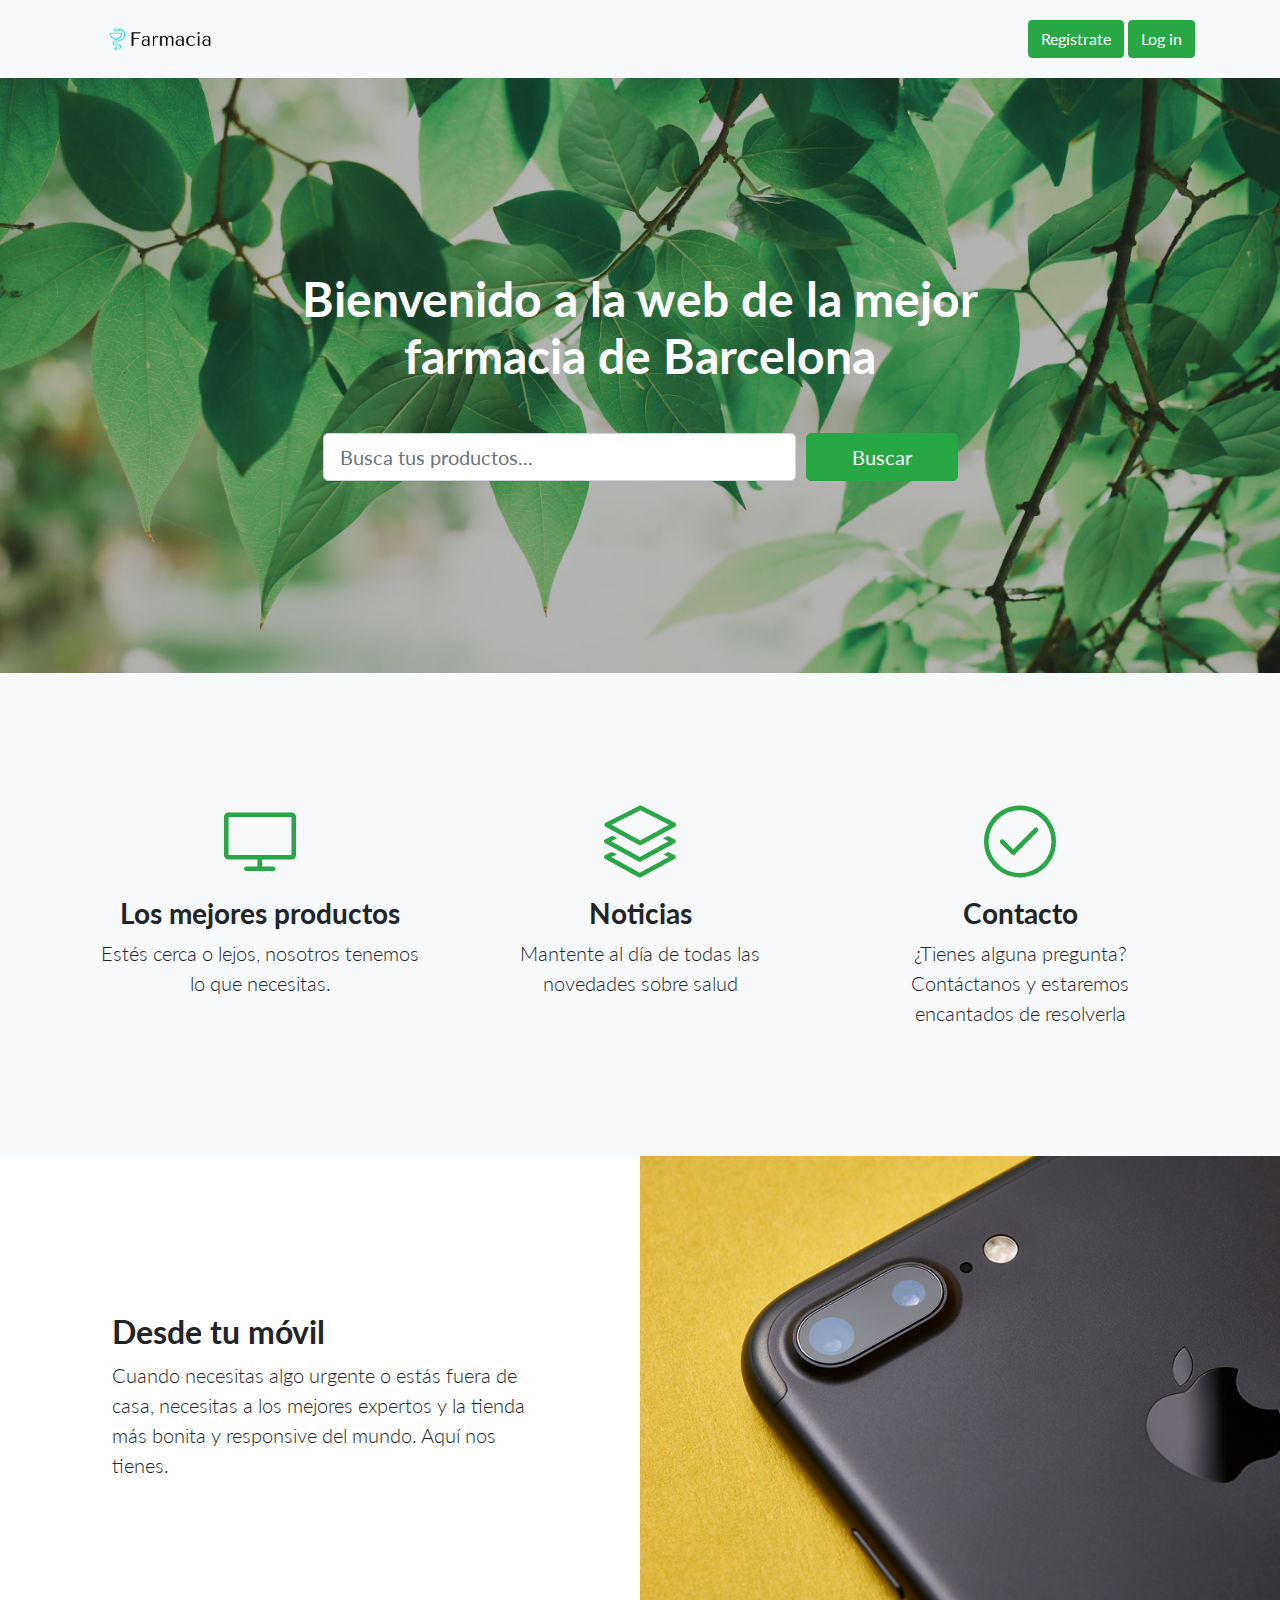
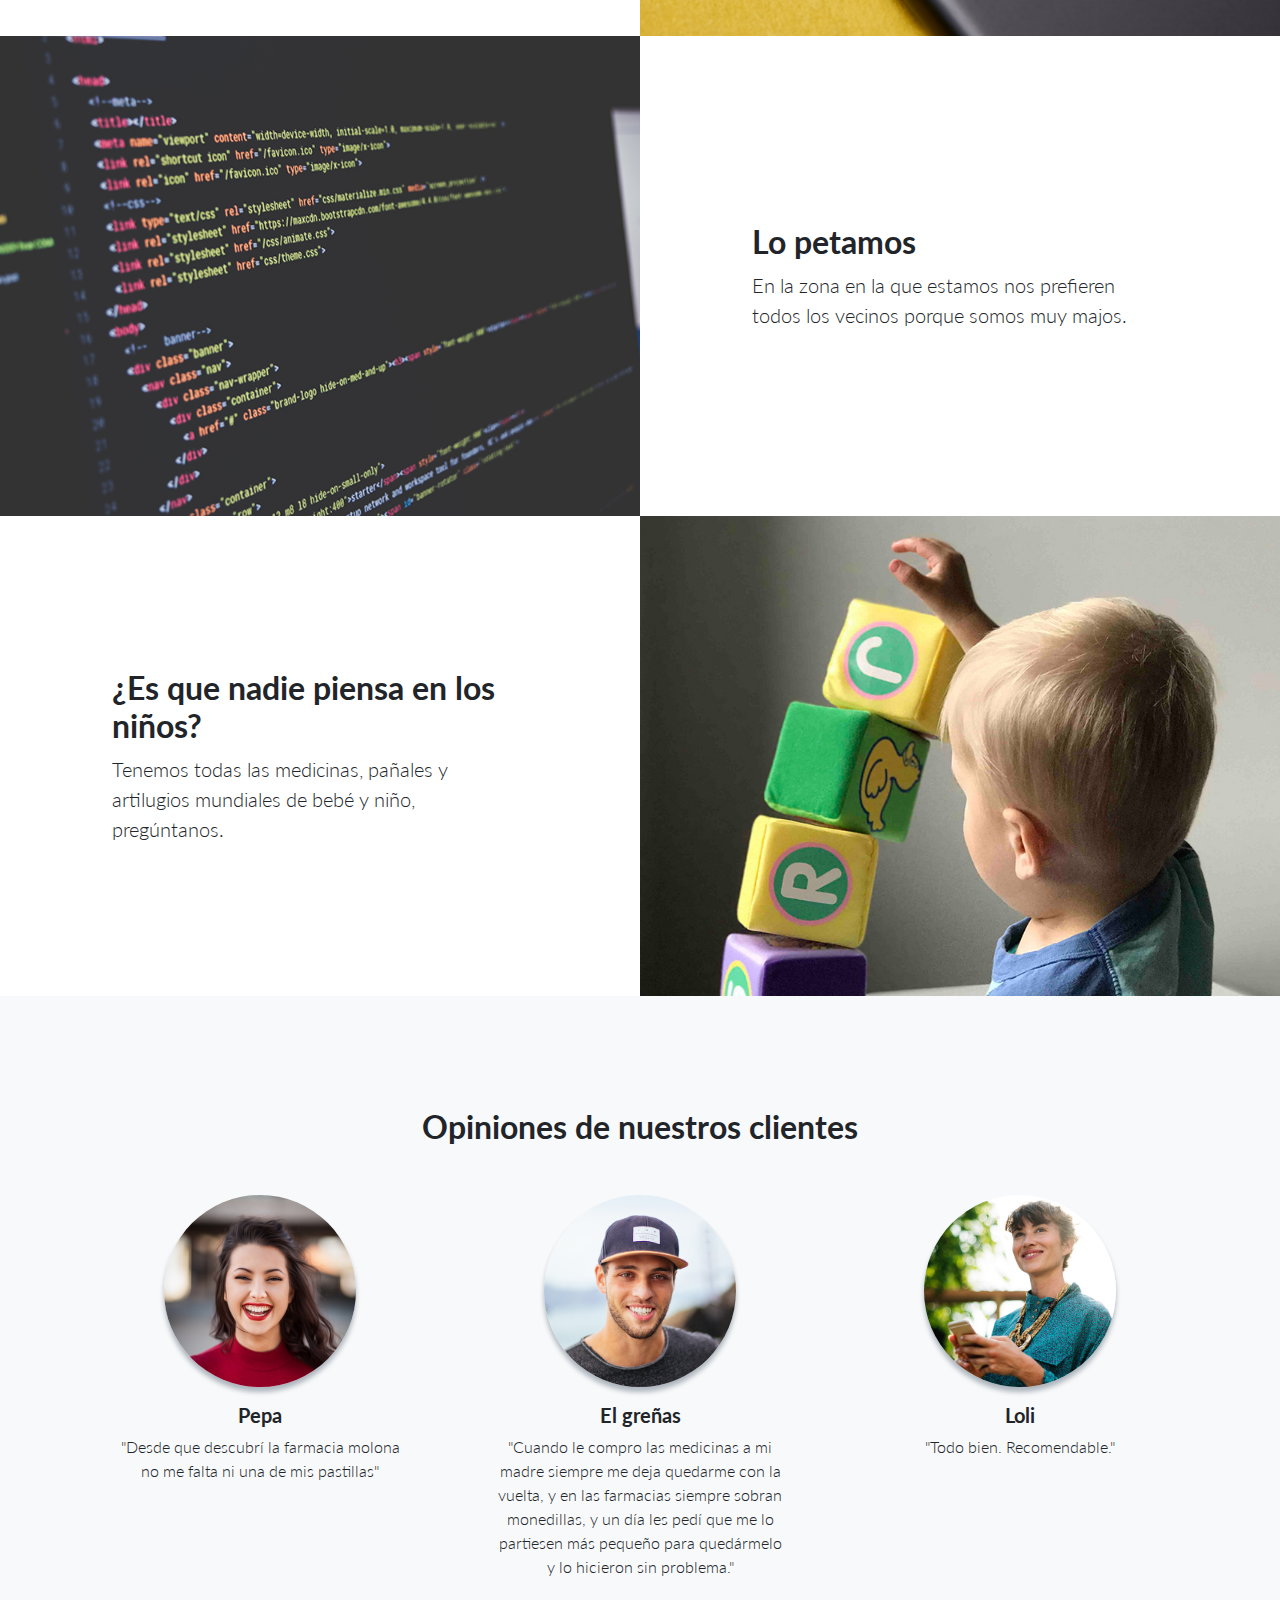
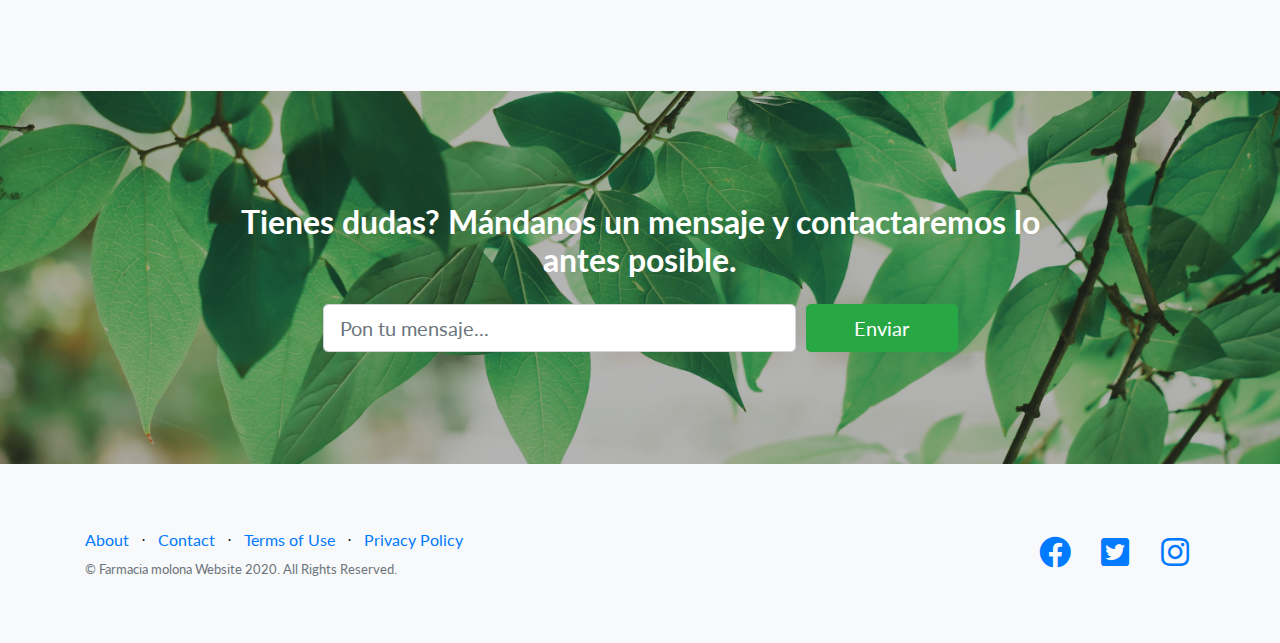
<file: Exercici3/plantilla-bootstrap/index.html>
<!DOCTYPE html>
<html lang="en">

<head>

  <meta charset="utf-8">
  <meta name="viewport" content="width=device-width, initial-scale=1, shrink-to-fit=no">
  <meta name="description" content="">
  <meta name="author" content="">

  <title>Farmacia molona</title>

  <!-- Bootstrap core CSS -->
  <link href="vendor/bootstrap/css/bootstrap.min.css" rel="stylesheet">

  <!-- Custom fonts for this template -->
  <link href="vendor/fontawesome-free/css/all.min.css" rel="stylesheet">
  <link href="vendor/simple-line-icons/css/simple-line-icons.css" rel="stylesheet" type="text/css">
  <link href="https://fonts.googleapis.com/css?family=Lato:300,400,700,300italic,400italic,700italic" rel="stylesheet" type="text/css">

  <!-- Custom styles for this template -->
  <link href="css/landing-page.min.css" rel="stylesheet">
  <link href="css/style.css" rel="stylesheet">

</head>

<body>

  <!-- Navigation -->
  <nav class="navbar navbar-light bg-light static-top">
    <div class="container">
      <img class="logo" src="img/logo.png" alt="logo" ;
        />
      <div>
        <a class="btn btn-success" href="#">Regístrate</a>
        <a class="btn btn-success" href="#">Log in</a>
      </div>
    </div>
  </nav>

  <!-- Masthead -->
  <header class="masthead text-white text-center">
    <div class="overlay"></div>
    <div class="container">
      <div class="row">
        <div class="col-xl-9 mx-auto">
          <h1 class="mb-5">Bienvenido a la web de la mejor farmacia de Barcelona</h1>
        </div>
        <div class="col-md-10 col-lg-8 col-xl-7 mx-auto">
          <form>
            <div class="form-row">
              <div class="col-12 col-md-9 mb-2 mb-md-0">
                <input type="email" class="form-control form-control-lg" placeholder="Busca tus productos...">
              </div>
              <div class="col-12 col-md-3">
                <button type="submit" class="btn btn-block btn-lg btn-success">Buscar</button>
              </div>
            </div>
          </form>
        </div>
      </div>
    </div>
  </header>

  <!-- Icons Grid -->
  <section class="features-icons bg-light text-center">
    <div class="container">
      <div class="row">
        <div class="col-lg-4">
          <div class="features-icons-item mx-auto mb-5 mb-lg-0 mb-lg-3">
            <div class="features-icons-icon d-flex">
              <i class="icon-screen-desktop m-auto text-success"></i>
            </div>
            <h3>Los mejores productos</h3>
            <p class="lead mb-0">Estés cerca o lejos, nosotros tenemos lo que necesitas.</p>
          </div>
        </div>
        <div class="col-lg-4">
          <div class="features-icons-item mx-auto mb-5 mb-lg-0 mb-lg-3">
            <div class="features-icons-icon d-flex">
              <i class="icon-layers m-auto text-success"></i>
            </div>
            <h3>Noticias</h3>
            <p class="lead mb-0">Mantente al día de todas las novedades sobre salud</p>
          </div>
        </div>
        <div class="col-lg-4">
          <div class="features-icons-item mx-auto mb-0 mb-lg-3">
            <div class="features-icons-icon d-flex">
              <i class="icon-check m-auto text-success"></i>
            </div>
            <h3>Contacto</h3>
            <p class="lead mb-0">¿Tienes alguna pregunta? Contáctanos y estaremos encantados de resolverla</p>
          </div>
        </div>
      </div>
    </div>
  </section>

  <!-- Image Showcases -->
  <section class="showcase">
    <div class="container-fluid p-0">
      <div class="row no-gutters">

        <div class="col-lg-6 order-lg-2 text-white showcase-img" style="background-image: url('img/bg-showcase-1.jpg');"></div>
        <div class="col-lg-6 order-lg-1 my-auto showcase-text">
          <h2>Desde tu móvil </h2>
          <p class="lead mb-0">Cuando necesitas algo urgente o estás fuera de casa, necesitas a los mejores expertos y la tienda más bonita y responsive del mundo. Aquí nos tienes.</p>
        </div>
      </div>
      <div class="row no-gutters">
        <div class="col-lg-6 text-white showcase-img" style="background-image: url('img/bg-showcase-2.jpg');"></div>
        <div class="col-lg-6 my-auto showcase-text">
          <h2>Lo petamos</h2>
          <p class="lead mb-0">En la zona en la que estamos nos prefieren todos los vecinos porque somos muy majos.</p>
        </div>
      </div>
      <div class="row no-gutters">
        <div class="col-lg-6 order-lg-2 text-white showcase-img" style="background-image: url('img/bg-showcase-3.jpg');"></div>
        <div class="col-lg-6 order-lg-1 my-auto showcase-text">
          <h2>¿Es que nadie piensa en los niños?</h2>
          <p class="lead mb-0">Tenemos todas las medicinas, pañales y artilugios mundiales de bebé y niño, pregúntanos.</p>
        </div>
      </div>
    </div>
  </section>

  <!-- Testimonials -->
  <section class="testimonials text-center bg-light">
    <div class="container">
      <h2 class="mb-5">Opiniones de nuestros clientes</h2>
      <div class="row">
        <div class="col-lg-4">
          <div class="testimonial-item mx-auto mb-5 mb-lg-0">
            <img class="img-fluid rounded-circle mb-3" src="img/testimonials-1.jpg" alt="">
            <h5>Pepa</h5>
            <p class="font-weight-light mb-0">"Desde que descubrí la farmacia molona no me falta ni una de mis pastillas"</p>
          </div>
        </div>
        <div class="col-lg-4">
          <div class="testimonial-item mx-auto mb-5 mb-lg-0">
            <img class="img-fluid rounded-circle mb-3" src="img/testimonials-2.jpg" alt="">
            <h5>El greñas</h5>
            <p class="font-weight-light mb-0">"Cuando le compro las medicinas a mi madre siempre me deja quedarme con la vuelta, y en las farmacias siempre sobran monedillas, y un día les pedí que me lo partiesen más pequeño para quedármelo y lo hicieron sin problema."</p>
          </div>
        </div>
        <div class="col-lg-4">
          <div class="testimonial-item mx-auto mb-5 mb-lg-0">
            <img class="img-fluid rounded-circle mb-3" src="img/testimonials-3.jpg" alt="">
            <h5>Loli</h5>
            <p class="font-weight-light mb-0">"Todo bien. Recomendable."</p>
          </div>
        </div>
      </div>
    </div>
  </section>

  <!-- Call to Action -->
  <section class="call-to-action text-white text-center">
    <div class="overlay"></div>
    <div class="container">
      <div class="row">
        <div class="col-xl-9 mx-auto">
          <h2 class="mb-4">Tienes dudas? Mándanos un mensaje y contactaremos lo antes posible.</h2>
        </div>
        <div class="col-md-10 col-lg-8 col-xl-7 mx-auto">
          <form>
            <div class="form-row">
              <div class="col-12 col-md-9 mb-2 mb-md-0">
                <input type="text" class="form-control form-control-lg" placeholder="Pon tu mensaje...">
              </div>
              <div class="col-12 col-md-3">
                <button type="submit" class="btn btn-block btn-lg btn-success">Enviar</button>
              </div>
            </div>
          </form>
        </div>
      </div>
    </div>
  </section>

  <!-- Footer -->
  <footer class="footer bg-light">
    <div class="container">
      <div class="row">
        <div class="col-lg-6 h-100 text-center text-lg-left my-auto">
          <ul class="list-inline mb-2">
            <li class="list-inline-item">
              <a href="#">About</a>
            </li>
            <li class="list-inline-item">&sdot;</li>
            <li class="list-inline-item">
              <a href="#">Contact</a>
            </li>
            <li class="list-inline-item">&sdot;</li>
            <li class="list-inline-item">
              <a href="#">Terms of Use</a>
            </li>
            <li class="list-inline-item">&sdot;</li>
            <li class="list-inline-item">
              <a href="#">Privacy Policy</a>
            </li>
          </ul>
          <p class="text-muted small mb-4 mb-lg-0">&copy; Farmacia molona Website 2020. All Rights Reserved.</p>
        </div>
        <div class="col-lg-6 h-100 text-center text-lg-right my-auto">
          <ul class="list-inline mb-0">
            <li class="list-inline-item mr-3">
              <a href="#">
                <i class="fab fa-facebook fa-2x fa-fw"></i>
              </a>
            </li>
            <li class="list-inline-item mr-3">
              <a href="#">
                <i class="fab fa-twitter-square fa-2x fa-fw"></i>
              </a>
            </li>
            <li class="list-inline-item">
              <a href="#">
                <i class="fab fa-instagram fa-2x fa-fw"></i>
              </a>
            </li>
          </ul>
        </div>
      </div>
    </div>
  </footer>

  <!-- Bootstrap core JavaScript -->
  <script src="vendor/jquery/jquery.min.js"></script>
  <script src="vendor/bootstrap/js/bootstrap.bundle.min.js"></script>

</body>

</html>
</file>
<file: Exercici3/plantilla-bootstrap/vendor/simple-line-icons/css/simple-line-icons.css>
/*
* Font Face
*/
@font-face {
  font-family: 'simple-line-icons';
  src: url('../fonts/Simple-Line-Icons.eot?v=2.4.0');
  src: url('../fonts/Simple-Line-Icons.eot?v=2.4.0#iefix') format('embedded-opentype'), url('../fonts/Simple-Line-Icons.woff2?v=2.4.0') format('woff2'), url('../fonts/Simple-Line-Icons.ttf?v=2.4.0') format('truetype'), url('../fonts/Simple-Line-Icons.woff?v=2.4.0') format('woff'), url('../fonts/Simple-Line-Icons.svg?v=2.4.0#simple-line-icons') format('svg');
  font-weight: normal;
  font-style: normal;
}
/*
 Use the following code if you want to have a class per icon.
 Instead of a list of all class selectors, you can use the generic [class*="icon-"] selector,
 but it's slower.
*/
.icon-user,
.icon-people,
.icon-user-female,
.icon-user-follow,
.icon-user-following,
.icon-user-unfollow,
.icon-login,
.icon-logout,
.icon-emotsmile,
.icon-phone,
.icon-call-end,
.icon-call-in,
.icon-call-out,
.icon-map,
.icon-location-pin,
.icon-direction,
.icon-directions,
.icon-compass,
.icon-layers,
.icon-menu,
.icon-list,
.icon-options-vertical,
.icon-options,
.icon-arrow-down,
.icon-arrow-left,
.icon-arrow-right,
.icon-arrow-up,
.icon-arrow-up-circle,
.icon-arrow-left-circle,
.icon-arrow-right-circle,
.icon-arrow-down-circle,
.icon-check,
.icon-clock,
.icon-plus,
.icon-minus,
.icon-close,
.icon-event,
.icon-exclamation,
.icon-organization,
.icon-trophy,
.icon-screen-smartphone,
.icon-screen-desktop,
.icon-plane,
.icon-notebook,
.icon-mustache,
.icon-mouse,
.icon-magnet,
.icon-energy,
.icon-disc,
.icon-cursor,
.icon-cursor-move,
.icon-crop,
.icon-chemistry,
.icon-speedometer,
.icon-shield,
.icon-screen-tablet,
.icon-magic-wand,
.icon-hourglass,
.icon-graduation,
.icon-ghost,
.icon-game-controller,
.icon-fire,
.icon-eyeglass,
.icon-envelope-open,
.icon-envelope-letter,
.icon-bell,
.icon-badge,
.icon-anchor,
.icon-wallet,
.icon-vector,
.icon-speech,
.icon-puzzle,
.icon-printer,
.icon-present,
.icon-playlist,
.icon-pin,
.icon-picture,
.icon-handbag,
.icon-globe-alt,
.icon-globe,
.icon-folder-alt,
.icon-folder,
.icon-film,
.icon-feed,
.icon-drop,
.icon-drawer,
.icon-docs,
.icon-doc,
.icon-diamond,
.icon-cup,
.icon-calculator,
.icon-bubbles,
.icon-briefcase,
.icon-book-open,
.icon-basket-loaded,
.icon-basket,
.icon-bag,
.icon-action-undo,
.icon-action-redo,
.icon-wrench,
.icon-umbrella,
.icon-trash,
.icon-tag,
.icon-support,
.icon-frame,
.icon-size-fullscreen,
.icon-size-actual,
.icon-shuffle,
.icon-share-alt,
.icon-share,
.icon-rocket,
.icon-question,
.icon-pie-chart,
.icon-pencil,
.icon-note,
.icon-loop,
.icon-home,
.icon-grid,
.icon-graph,
.icon-microphone,
.icon-music-tone-alt,
.icon-music-tone,
.icon-earphones-alt,
.icon-earphones,
.icon-equalizer,
.icon-like,
.icon-dislike,
.icon-control-start,
.icon-control-rewind,
.icon-control-play,
.icon-control-pause,
.icon-control-forward,
.icon-control-end,
.icon-volume-1,
.icon-volume-2,
.icon-volume-off,
.icon-calendar,
.icon-bulb,
.icon-chart,
.icon-ban,
.icon-bubble,
.icon-camrecorder,
.icon-camera,
.icon-cloud-download,
.icon-cloud-upload,
.icon-envelope,
.icon-eye,
.icon-flag,
.icon-heart,
.icon-info,
.icon-key,
.icon-link,
.icon-lock,
.icon-lock-open,
.icon-magnifier,
.icon-magnifier-add,
.icon-magnifier-remove,
.icon-paper-clip,
.icon-paper-plane,
.icon-power,
.icon-refresh,
.icon-reload,
.icon-settings,
.icon-star,
.icon-symbol-female,
.icon-symbol-male,
.icon-target,
.icon-credit-card,
.icon-paypal,
.icon-social-tumblr,
.icon-social-twitter,
.icon-social-facebook,
.icon-social-instagram,
.icon-social-linkedin,
.icon-social-pinterest,
.icon-social-github,
.icon-social-google,
.icon-social-reddit,
.icon-social-skype,
.icon-social-dribbble,
.icon-social-behance,
.icon-social-foursqare,
.icon-social-soundcloud,
.icon-social-spotify,
.icon-social-stumbleupon,
.icon-social-youtube,
.icon-social-dropbox,
.icon-social-vkontakte,
.icon-social-steam {
  font-family: 'simple-line-icons';
  speak: none;
  font-style: normal;
  font-weight: normal;
  font-variant: normal;
  text-transform: none;
  line-height: 1;
  /* Better Font Rendering =========== */
  -webkit-font-smoothing: antialiased;
  -moz-osx-font-smoothing: grayscale;
}
.icon-user:before {
  content: "\e005";
}
.icon-people:before {
  content: "\e001";
}
.icon-user-female:before {
  content: "\e000";
}
.icon-user-follow:before {
  content: "\e002";
}
.icon-user-following:before {
  content: "\e003";
}
.icon-user-unfollow:before {
  content: "\e004";
}
.icon-login:before {
  content: "\e066";
}
.icon-logout:before {
  content: "\e065";
}
.icon-emotsmile:before {
  content: "\e021";
}
.icon-phone:before {
  content: "\e600";
}
.icon-call-end:before {
  content: "\e048";
}
.icon-call-in:before {
  content: "\e047";
}
.icon-call-out:before {
  content: "\e046";
}
.icon-map:before {
  content: "\e033";
}
.icon-location-pin:before {
  content: "\e096";
}
.icon-direction:before {
  content: "\e042";
}
.icon-directions:before {
  content: "\e041";
}
.icon-compass:before {
  content: "\e045";
}
.icon-layers:before {
  content: "\e034";
}
.icon-menu:before {
  content: "\e601";
}
.icon-list:before {
  content: "\e067";
}
.icon-options-vertical:before {
  content: "\e602";
}
.icon-options:before {
  content: "\e603";
}
.icon-arrow-down:before {
  content: "\e604";
}
.icon-arrow-left:before {
  content: "\e605";
}
.icon-arrow-right:before {
  content: "\e606";
}
.icon-arrow-up:before {
  content: "\e607";
}
.icon-arrow-up-circle:before {
  content: "\e078";
}
.icon-arrow-left-circle:before {
  content: "\e07a";
}
.icon-arrow-right-circle:before {
  content: "\e079";
}
.icon-arrow-down-circle:before {
  content: "\e07b";
}
.icon-check:before {
  content: "\e080";
}
.icon-clock:before {
  content: "\e081";
}
.icon-plus:before {
  content: "\e095";
}
.icon-minus:before {
  content: "\e615";
}
.icon-close:before {
  content: "\e082";
}
.icon-event:before {
  content: "\e619";
}
.icon-exclamation:before {
  content: "\e617";
}
.icon-organization:before {
  content: "\e616";
}
.icon-trophy:before {
  content: "\e006";
}
.icon-screen-smartphone:before {
  content: "\e010";
}
.icon-screen-desktop:before {
  content: "\e011";
}
.icon-plane:before {
  content: "\e012";
}
.icon-notebook:before {
  content: "\e013";
}
.icon-mustache:before {
  content: "\e014";
}
.icon-mouse:before {
  content: "\e015";
}
.icon-magnet:before {
  content: "\e016";
}
.icon-energy:before {
  content: "\e020";
}
.icon-disc:before {
  content: "\e022";
}
.icon-cursor:before {
  content: "\e06e";
}
.icon-cursor-move:before {
  content: "\e023";
}
.icon-crop:before {
  content: "\e024";
}
.icon-chemistry:before {
  content: "\e026";
}
.icon-speedometer:before {
  content: "\e007";
}
.icon-shield:before {
  content: "\e00e";
}
.icon-screen-tablet:before {
  content: "\e00f";
}
.icon-magic-wand:before {
  content: "\e017";
}
.icon-hourglass:before {
  content: "\e018";
}
.icon-graduation:before {
  content: "\e019";
}
.icon-ghost:before {
  content: "\e01a";
}
.icon-game-controller:before {
  content: "\e01b";
}
.icon-fire:before {
  content: "\e01c";
}
.icon-eyeglass:before {
  content: "\e01d";
}
.icon-envelope-open:before {
  content: "\e01e";
}
.icon-envelope-letter:before {
  content: "\e01f";
}
.icon-bell:before {
  content: "\e027";
}
.icon-badge:before {
  content: "\e028";
}
.icon-anchor:before {
  content: "\e029";
}
.icon-wallet:before {
  content: "\e02a";
}
.icon-vector:before {
  content: "\e02b";
}
.icon-speech:before {
  content: "\e02c";
}
.icon-puzzle:before {
  content: "\e02d";
}
.icon-printer:before {
  content: "\e02e";
}
.icon-present:before {
  content: "\e02f";
}
.icon-playlist:before {
  content: "\e030";
}
.icon-pin:before {
  content: "\e031";
}
.icon-picture:before {
  content: "\e032";
}
.icon-handbag:before {
  content: "\e035";
}
.icon-globe-alt:before {
  content: "\e036";
}
.icon-globe:before {
  content: "\e037";
}
.icon-folder-alt:before {
  content: "\e039";
}
.icon-folder:before {
  content: "\e089";
}
.icon-film:before {
  content: "\e03a";
}
.icon-feed:before {
  content: "\e03b";
}
.icon-drop:before {
  content: "\e03e";
}
.icon-drawer:before {
  content: "\e03f";
}
.icon-docs:before {
  content: "\e040";
}
.icon-doc:before {
  content: "\e085";
}
.icon-diamond:before {
  content: "\e043";
}
.icon-cup:before {
  content: "\e044";
}
.icon-calculator:before {
  content: "\e049";
}
.icon-bubbles:before {
  content: "\e04a";
}
.icon-briefcase:before {
  content: "\e04b";
}
.icon-book-open:before {
  content: "\e04c";
}
.icon-basket-loaded:before {
  content: "\e04d";
}
.icon-basket:before {
  content: "\e04e";
}
.icon-bag:before {
  content: "\e04f";
}
.icon-action-undo:before {
  content: "\e050";
}
.icon-action-redo:before {
  content: "\e051";
}
.icon-wrench:before {
  content: "\e052";
}
.icon-umbrella:before {
  content: "\e053";
}
.icon-trash:before {
  content: "\e054";
}
.icon-tag:before {
  content: "\e055";
}
.icon-support:before {
  content: "\e056";
}
.icon-frame:before {
  content: "\e038";
}
.icon-size-fullscreen:before {
  content: "\e057";
}
.icon-size-actual:before {
  content: "\e058";
}
.icon-shuffle:before {
  content: "\e059";
}
.icon-share-alt:before {
  content: "\e05a";
}
.icon-share:before {
  content: "\e05b";
}
.icon-rocket:before {
  content: "\e05c";
}
.icon-question:before {
  content: "\e05d";
}
.icon-pie-chart:before {
  content: "\e05e";
}
.icon-pencil:before {
  content: "\e05f";
}
.icon-note:before {
  content: "\e060";
}
.icon-loop:before {
  content: "\e064";
}
.icon-home:before {
  content: "\e069";
}
.icon-grid:before {
  content: "\e06a";
}
.icon-graph:before {
  content: "\e06b";
}
.icon-microphone:before {
  content: "\e063";
}
.icon-music-tone-alt:before {
  content: "\e061";
}
.icon-music-tone:before {
  content: "\e062";
}
.icon-earphones-alt:before {
  content: "\e03c";
}
.icon-earphones:before {
  content: "\e03d";
}
.icon-equalizer:before {
  content: "\e06c";
}
.icon-like:before {
  content: "\e068";
}
.icon-dislike:before {
  content: "\e06d";
}
.icon-control-start:before {
  content: "\e06f";
}
.icon-control-rewind:before {
  content: "\e070";
}
.icon-control-play:before {
  content: "\e071";
}
.icon-control-pause:before {
  content: "\e072";
}
.icon-control-forward:before {
  content: "\e073";
}
.icon-control-end:before {
  content: "\e074";
}
.icon-volume-1:before {
  content: "\e09f";
}
.icon-volume-2:before {
  content: "\e0a0";
}
.icon-volume-off:before {
  content: "\e0a1";
}
.icon-calendar:before {
  content: "\e075";
}
.icon-bulb:before {
  content: "\e076";
}
.icon-chart:before {
  content: "\e077";
}
.icon-ban:before {
  content: "\e07c";
}
.icon-bubble:before {
  content: "\e07d";
}
.icon-camrecorder:before {
  content: "\e07e";
}
.icon-camera:before {
  content: "\e07f";
}
.icon-cloud-download:before {
  content: "\e083";
}
.icon-cloud-upload:before {
  content: "\e084";
}
.icon-envelope:before {
  content: "\e086";
}
.icon-eye:before {
  content: "\e087";
}
.icon-flag:before {
  content: "\e088";
}
.icon-heart:before {
  content: "\e08a";
}
.icon-info:before {
  content: "\e08b";
}
.icon-key:before {
  content: "\e08c";
}
.icon-link:before {
  content: "\e08d";
}
.icon-lock:before {
  content: "\e08e";
}
.icon-lock-open:before {
  content: "\e08f";
}
.icon-magnifier:before {
  content: "\e090";
}
.icon-magnifier-add:before {
  content: "\e091";
}
.icon-magnifier-remove:before {
  content: "\e092";
}
.icon-paper-clip:before {
  content: "\e093";
}
.icon-paper-plane:before {
  content: "\e094";
}
.icon-power:before {
  content: "\e097";
}
.icon-refresh:before {
  content: "\e098";
}
.icon-reload:before {
  content: "\e099";
}
.icon-settings:before {
  content: "\e09a";
}
.icon-star:before {
  content: "\e09b";
}
.icon-symbol-female:before {
  content: "\e09c";
}
.icon-symbol-male:before {
  content: "\e09d";
}
.icon-target:before {
  content: "\e09e";
}
.icon-credit-card:before {
  content: "\e025";
}
.icon-paypal:before {
  content: "\e608";
}
.icon-social-tumblr:before {
  content: "\e00a";
}
.icon-social-twitter:before {
  content: "\e009";
}
.icon-social-facebook:before {
  content: "\e00b";
}
.icon-social-instagram:before {
  content: "\e609";
}
.icon-social-linkedin:before {
  content: "\e60a";
}
.icon-social-pinterest:before {
  content: "\e60b";
}
.icon-social-github:before {
  content: "\e60c";
}
.icon-social-google:before {
  content: "\e60d";
}
.icon-social-reddit:before {
  content: "\e60e";
}
.icon-social-skype:before {
  content: "\e60f";
}
.icon-social-dribbble:before {
  content: "\e00d";
}
.icon-social-behance:before {
  content: "\e610";
}
.icon-social-foursqare:before {
  content: "\e611";
}
.icon-social-soundcloud:before {
  content: "\e612";
}
.icon-social-spotify:before {
  content: "\e613";
}
.icon-social-stumbleupon:before {
  content: "\e614";
}
.icon-social-youtube:before {
  content: "\e008";
}
.icon-social-dropbox:before {
  content: "\e00c";
}
.icon-social-vkontakte:before {
  content: "\e618";
}
.icon-social-steam:before {
  content: "\e620";
}
</file>
<file: Exercici3/plantilla-bootstrap/css/style.css>
/* GENERAL LAYOUT */


/* NAVBAR */

.logo {
    width: 120px;
}

@media screen and (min-width: 600px) {
    .logo {
        width: 150px;
    }
}
</file>
<file: Exercici3/plantilla-bootstrap/css/landing-page.min.css>
/*!
 * Start Bootstrap - Landing Page v5.0.9 (https://startbootstrap.com/theme/landing-page)
 * Copyright 2013-2020 Start Bootstrap
 * Licensed under MIT (https://github.com/StartBootstrap/startbootstrap-landing-page/blob/master/LICENSE)
 */body{font-family:Lato,'Helvetica Neue',Helvetica,Arial,sans-serif}h1,h2,h3,h4,h5,h6{font-family:Lato,'Helvetica Neue',Helvetica,Arial,sans-serif;font-weight:700}header.masthead{position:relative;background-color:#343a40;background:url(../img/bg-masthead.jpg) no-repeat center center;background-size:cover;padding-top:8rem;padding-bottom:8rem}header.masthead .overlay{position:absolute;background-color:#212529;height:100%;width:100%;top:0;left:0;opacity:.3}header.masthead h1{font-size:2rem}@media (min-width:768px){header.masthead{padding-top:12rem;padding-bottom:12rem}header.masthead h1{font-size:3rem}}.showcase .showcase-text{padding:3rem}.showcase .showcase-img{min-height:30rem;background-size:cover}@media (min-width:768px){.showcase .showcase-text{padding:7rem}}.features-icons{padding-top:7rem;padding-bottom:7rem}.features-icons .features-icons-item{max-width:20rem}.features-icons .features-icons-item .features-icons-icon{height:7rem}.features-icons .features-icons-item .features-icons-icon i{font-size:4.5rem}.features-icons .features-icons-item:hover .features-icons-icon i{font-size:5rem}.testimonials{padding-top:7rem;padding-bottom:7rem}.testimonials .testimonial-item{max-width:18rem}.testimonials .testimonial-item img{max-width:12rem;box-shadow:0 5px 5px 0 #adb5bd}.call-to-action{position:relative;background-color:#343a40;background:url(../img/bg-masthead.jpg) no-repeat center center;background-size:cover;padding-top:7rem;padding-bottom:7rem}.call-to-action .overlay{position:absolute;background-color:#212529;height:100%;width:100%;top:0;left:0;opacity:.3}footer.footer{padding-top:4rem;padding-bottom:4rem}
</file>
